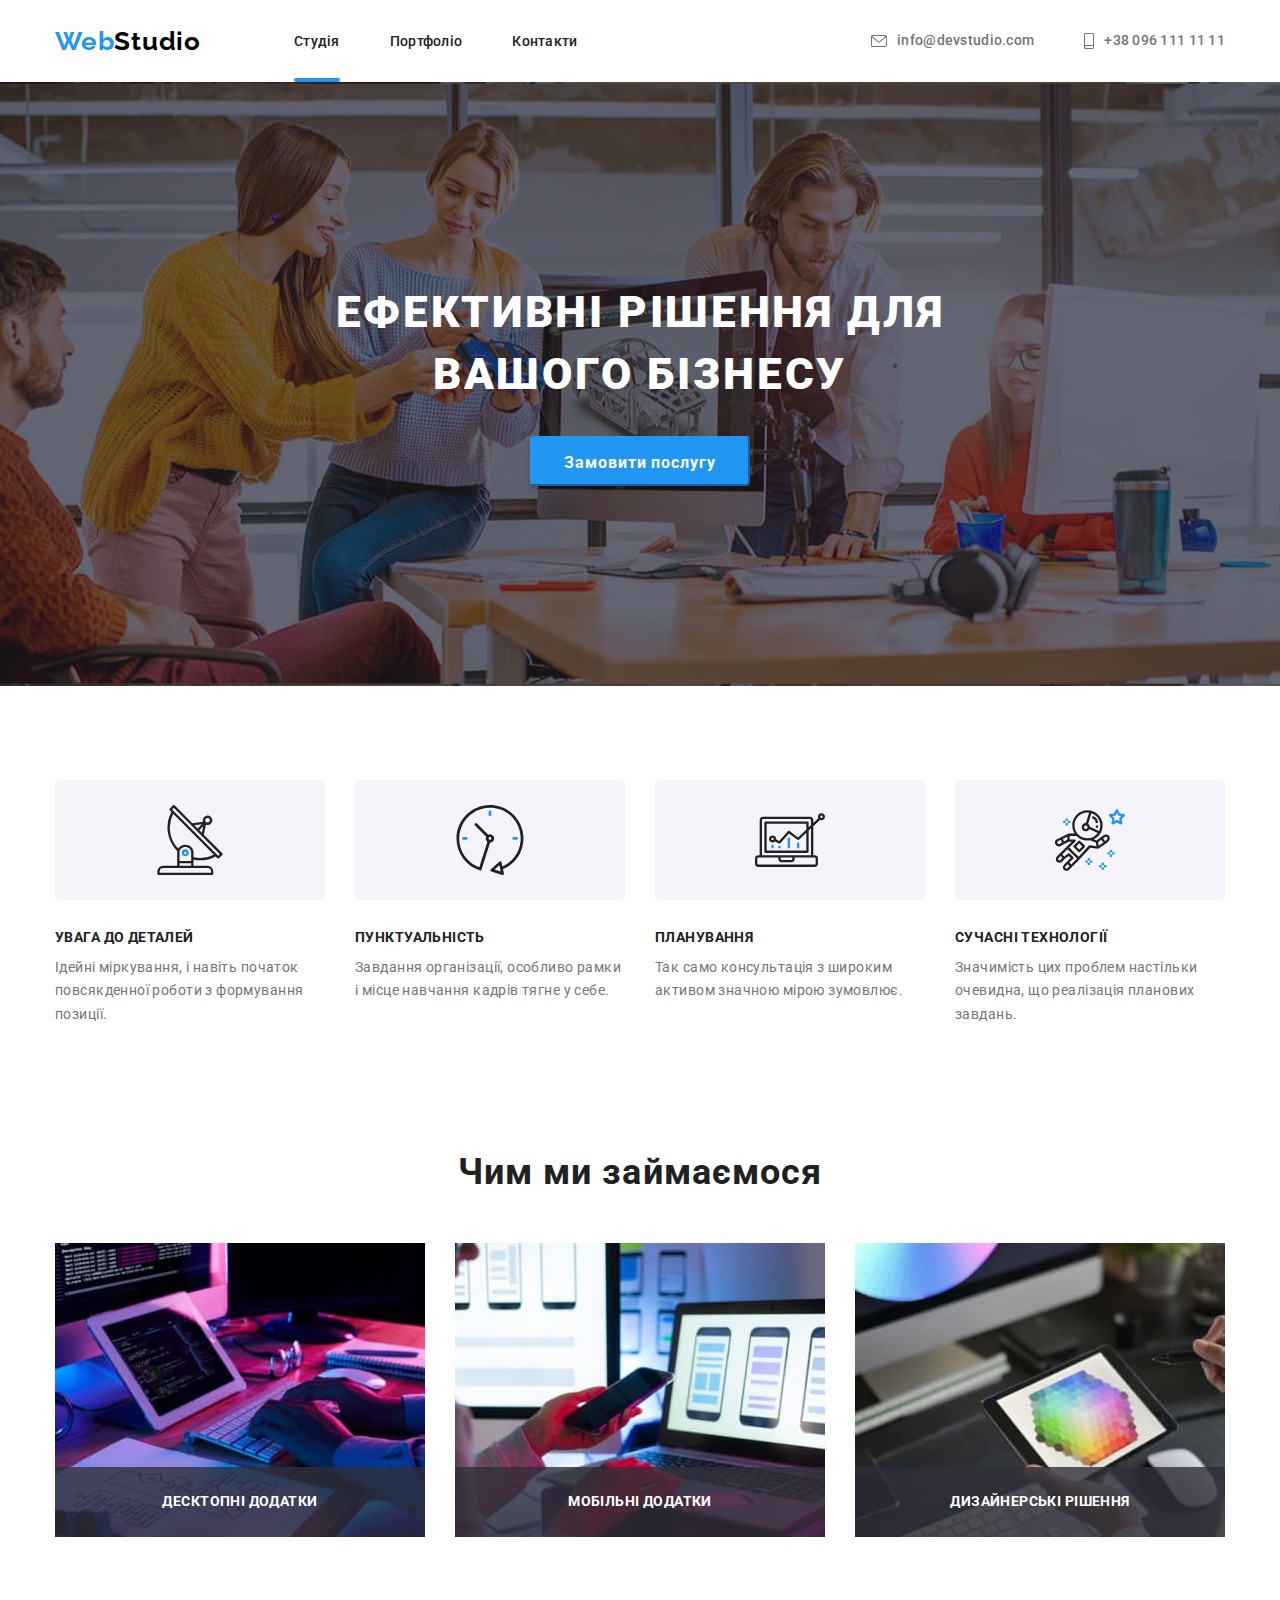
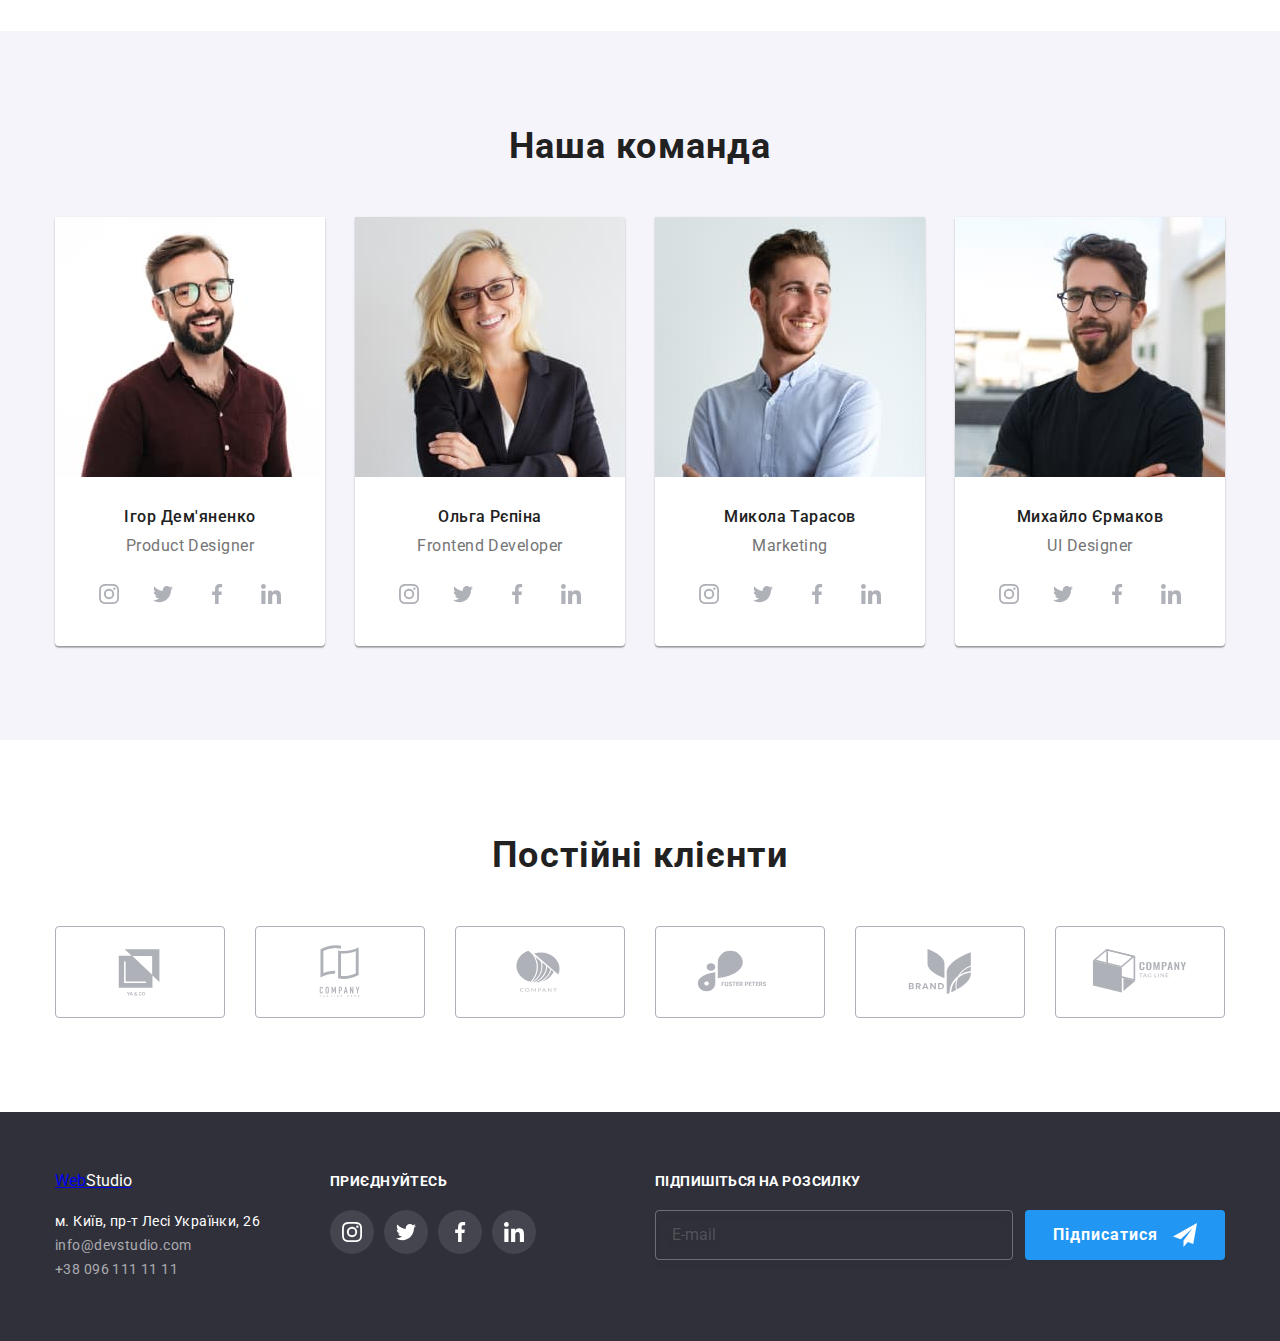
<file: index.html>
<!DOCTYPE html>
<html lang="uk">
  <head>
    <meta charset="UTF-8" />
    <meta name="viewport" content="width=device-width, initial-scale=1.0" />
    <link rel="preconnect" href="https://fonts.googleapis.com" />
    <link rel="preconnect" href="https://fonts.gstatic.com" crossorigin />
    <link rel="preconnect" href="https://fonts.googleapis.com" />
    <link rel="preconnect" href="https://fonts.gstatic.com" crossorigin />
    <link
      href="https://fonts.googleapis.com/css2?family=Fasthand&family=Raleway:wght@700&family=Roboto:wght@400;500;700;900&display=swap"
      rel="stylesheet"
    />
    <link
      rel="stylesheet"
      href="https://cdnjs.cloudflare.com/ajax/libs/modern-normalize/1.1.0/modern-normalize.min.css"
    />
    <link rel="stylesheet" href="./css/styles.css" />
    <title>WebStudio</title>
  </head>
  <body>
    <!--Profile header-->

    <header>
      <div class="container header__flex">
        <nav class="header__nav">
          <a href="./index.html" class="header-logo__link" lang="en"
            >Web<span class="header-logo__word" lang="en">Studio</span></a
          >
          <ul class="header-nav__list list">
            <li class="header-nav__item">
              <a href="./index.html" class="header-nav__link current">
                <div class="header-nav__linie"></div>
                Студія</a
              >
            </li>
            <li class="header-nav__item">
              <a href="./portfolio.html" class="header-nav__link">Портфоліо</a>
            </li>
            <li class="header-nav__item">
              <a href="#" class="header-nav__link">Контакти</a>
            </li>
          </ul>
        </nav>
        <ul class="header__contacts list">
          <li class="header-contacts__item">
            <a href="mailto:info@devstudio.com" class="header-contacts__link">
              <svg class="header-contacts__icon" width="16" height="12">
                <use href="./images/sprite.svg#iconenvelope"></use>
              </svg>
              info@devstudio.com
            </a>
          </li>
          <li class="header-contacts__item">
            <a href="tel:+380961111111" class="header-contacts__link">
              <svg class="header-contacts__icon" width="10" height="16">
                <use href="./images/sprite.svg#iconsmartphone"></use>
              </svg>
              +38 096 111 11 11
            </a>
          </li>
        </ul>
      </div>
    </header>

    <!--Main-->

    <main>
      <!--Hero-->

      <section class="hero section">
        <h1 class="page-title">Ефективні рішення для вашого бізнесу</h1>
        <button class="hero-button" data-modal-open>Замовити послугу</button>
      </section>

      <!--Tasks-->

      <section class="section">
        <h2 class="visually-hidden">Особливості</h2>
        <div class="container">
          <ul class="task-container list">
            <li class="task-item">
              <div class="task-icon-wrap">
                <svg class="tasks-icon" width="70" height="70">
                  <use href="./images/sprite.svg#iconantenna"></use>
                </svg>
              </div>
              <h3 class="tasks-subtitle">УВАГА ДО ДЕТАЛЕЙ</h3>
              <p class="tasks-text">
                Ідейні міркування, і навіть початок повсякденної роботи з
                формування позиції.
              </p>
            </li>

            <li class="task-item">
              <div class="task-icon-wrap">
                <svg class="tasks-icon" width="70" height="70">
                  <use href="./images/sprite.svg#iconclock"></use>
                </svg>
              </div>
              <h3 class="tasks-subtitle">ПУНКТУАЛЬНІСТЬ</h3>
              <p class="tasks-text">
                Завдання організації, особливо рамки і місце навчання кадрів
                тягне у себе.
              </p>
            </li>
            <li class="task-item">
              <div class="task-icon-wrap">
                <svg class="tasks-icon" width="70" height="70">
                  <use href="./images/sprite.svg#icondiagram"></use>
                </svg>
              </div>
              <h3 class="tasks-subtitle">ПЛАНУВАННЯ</h3>
              <p class="tasks-text">
                Так само консультація з широким активом значною мірою зумовлює.
              </p>
            </li>
            <li class="task-item">
              <div class="task-icon-wrap">
                <svg class="tasks-icon" width="70" height="70">
                  <use href="./images/sprite.svg#iconastronaut"></use>
                </svg>
              </div>
              <h3 class="tasks-subtitle">СУЧАСНІ ТЕХНОЛОГІЇ</h3>
              <p class="tasks-text">
                Значимість цих проблем настільки очевидна, що реалізація
                планових завдань.
              </p>
            </li>
          </ul>
        </div>
      </section>

      <!--Work example-->

      <section class="section work-example">
        <div class="container">
          <h2 class="studio-title">Чим ми займаємося</h2>
          <ul class="work-img list">
            <li class="work-item">
              <img
                src="./images/img1.jpg"
                alt="человек_печатает"
                width="370"
                height="294"
              />
              <div class="work-wrap">
                <p class="work-subtitle">Десктопні додатки</p>
              </div>
            </li>
            <li class="work-item">
              <img
                src="./images/img2.jpg"
                alt="человек_с_телефоном"
                width="370"
                height="294"
              />
              <div class="work-wrap">
                <p class="work-subtitle">Мобільні додатки</p>
              </div>
            </li>
            <li class="work-item">
              <img
                src="./images/img3.jpg"
                alt="человек_выбирает_цвет"
                width="370"
                height="294"
              />
              <div class="work-wrap">
                <p class="work-subtitle">Дизайнерські рішення</p>
              </div>
            </li>
          </ul>
        </div>
      </section>

      <!--Team-->

      <section class="team section">
        <div class="team-container container">
          <h2 class="studio-title">Наша команда</h2>
          <ul class="team-photo list">
            <li class="team-item">
              <img
                src="./images/photo1.jpg"
                alt="фото_дизайнера"
                width="270"
                height="260"
              />
              <h3 class="team-photo-name">Ігор Дем'яненко</h3>
              <p class="team-photo-title" lang="en">Product Designer</p>
              <ul class="team-icon-list list">
                <li class="team-icon-item">
                  <a class="team-icon-link" href="#">
                    <svg class="team-icon" width="20" height="20">
                      <use href="./images/sprite.svg#iconinstagram"></use>
                    </svg>
                  </a>
                </li>
                <li class="team-icon-item">
                  <a class="team-icon-link" href="#">
                    <svg class="team-icon" width="20" height="20">
                      <use href="./images/sprite.svg#icontwitter"></use>
                    </svg>
                  </a>
                </li>
                <li class="team-icon-item">
                  <a class="team-icon-link" href="#">
                    <svg class="team-icon" width="20" height="20">
                      <use href="./images/sprite.svg#iconfacebook"></use>
                    </svg>
                  </a>
                </li>
                <li class="team-icon-item">
                  <a class="team-icon-link" href="#">
                    <svg class="team-icon" width="20" height="20">
                      <use href="./images/sprite.svg#iconlinkedin"></use>
                    </svg>
                  </a>
                </li>
              </ul>
            </li>
            <li class="team-item">
              <img
                src="./images/photo2.jpg"
                alt="фото_фронтенд-разработчик"
                width="270"
                height="260"
              />
              <h3 class="team-photo-name">Ольга Рєпіна</h3>
              <p class="team-photo-title" lang="en">Frontend Developer</p>
              <ul class="team-icon-list list">
                <li class="team-icon-item">
                  <a class="team-icon-link" href="#">
                    <svg class="team-icon" width="20" height="20">
                      <use href="./images/sprite.svg#iconinstagram"></use>
                    </svg>
                  </a>
                </li>
                <li class="team-icon-item">
                  <a class="team-icon-link" href="#">
                    <svg class="team-icon" width="20" height="20">
                      <use href="./images/sprite.svg#icontwitter"></use>
                    </svg>
                  </a>
                </li>
                <li class="team-icon-item">
                  <a class="team-icon-link" href="#">
                    <svg class="team-icon" width="20" height="20">
                      <use href="./images/sprite.svg#iconfacebook"></use>
                    </svg>
                  </a>
                </li>
                <li class="team-icon-item">
                  <a class="team-icon-link" href="#">
                    <svg class="team-icon" width="20" height="20">
                      <use href="./images/sprite.svg#iconlinkedin"></use>
                    </svg>
                  </a>
                </li>
              </ul>
            </li>
            <li class="team-item">
              <img
                src="./images/photo3.jpg"
                alt="фото_маркетолога"
                width="270"
                height="260"
              />
              <h3 class="team-photo-name">Микола Тарасов</h3>
              <p class="team-photo-title" lang="en">Marketing</p>
              <ul class="team-icon-list list">
                <li class="team-icon-item">
                  <a class="team-icon-link" href="#">
                    <svg class="team-icon" width="20" height="20">
                      <use href="./images/sprite.svg#iconinstagram"></use>
                    </svg>
                  </a>
                </li>
                <li class="team-icon-item">
                  <a class="team-icon-link" href="#">
                    <svg class="team-icon" width="20" height="20">
                      <use href="./images/sprite.svg#icontwitter"></use>
                    </svg>
                  </a>
                </li>
                <li class="team-icon-item">
                  <a class="team-icon-link" href="#">
                    <svg class="team-icon" width="20" height="20">
                      <use href="./images/sprite.svg#iconfacebook"></use>
                    </svg>
                  </a>
                </li>
                <li class="team-icon-item">
                  <a class="team-icon-link" href="#">
                    <svg class="team-icon" width="20" height="20">
                      <use href="./images/sprite.svg#iconlinkedin"></use>
                    </svg>
                  </a>
                </li>
              </ul>
            </li>
            <li class="team-item">
              <img
                src="./images/photo4.jpg"
                alt="фото_дизайнера_пользовательского_интерфейса"
                width="270"
                height="260"
              />
              <h3 class="team-photo-name">Михайло Єрмаков</h3>
              <p class="team-photo-title" lang="en">UI Designer</p>
              <ul class="team-icon-list list">
                <li class="team-icon-item">
                  <a class="team-icon-link" href="#">
                    <svg class="team-icon" width="20" height="20">
                      <use href="./images/sprite.svg#iconinstagram"></use>
                    </svg>
                  </a>
                </li>
                <li class="team-icon-item">
                  <a class="team-icon-link" href="#">
                    <svg class="team-icon" width="20" height="20">
                      <use href="./images/sprite.svg#icontwitter"></use>
                    </svg>
                  </a>
                </li>
                <li class="team-icon-item">
                  <a class="team-icon-link" href="#">
                    <svg class="team-icon" width="20" height="20">
                      <use href="./images/sprite.svg#iconfacebook"></use>
                    </svg>
                  </a>
                </li>
                <li class="team-icon-item">
                  <a class="team-icon-link" href="#">
                    <svg class="team-icon" width="20" height="20">
                      <use href="./images/sprite.svg#iconlinkedin"></use>
                    </svg>
                  </a>
                </li>
              </ul>
            </li>
          </ul>
        </div>
      </section>
      <!-- clients -->
      <section class="section">
        <div class="container">
          <h2 class="studio-title">Постійні клієнти</h2>
          <ul class="clients-icon-list list">
            <li class="clients-icon-item">
              <a class="clients-icon-link" href="#">
                <svg class="clients-icon" width="106" height="60">
                  <use href="./images/sprite.svg#iconlogo1"></use>
                </svg>
              </a>
            </li>
            <li class="clients-icon-item">
              <a class="clients-icon-link" href="#">
                <svg class="clients-icon" width="106" height="60">
                  <use href="./images/sprite.svg#iconlogo2"></use>
                </svg>
              </a>
            </li>
            <li class="clients-icon-item">
              <a class="clients-icon-link" href="#">
                <svg class="clients-icon" width="106" height="60">
                  <use href="./images/sprite.svg#iconlogo3"></use>
                </svg>
              </a>
            </li>
            <li class="clients-icon-item">
              <a class="clients-icon-link" href="#">
                <svg class="clients-icon" width="106" height="60">
                  <use href="./images/sprite.svg#iconlogo4"></use>
                </svg>
              </a>
            </li>
            <li class="clients-icon-item">
              <a class="clients-icon-link" href="#">
                <svg class="clients-icon" width="106" height="60">
                  <use href="./images/sprite.svg#iconlogo5"></use>
                </svg>
              </a>
            </li>
            <li class="clients-icon-item">
              <a class="clients-icon-link" href="#">
                <svg class="clients-icon" width="106" height="60">
                  <use href="./images/sprite.svg#iconlogo6"></use>
                </svg>
              </a>
            </li>
          </ul>
        </div>
      </section>
    </main>

    <!--Footer-->

    <footer class="footer">
      <div class="footer-container container">
        <div class="footer-container-adress">
          <a href="./index.html" class="logo-link" lang="en"
            >Web<span class="footer-logo-word" lang="en">Studio</span></a
          >
          <address class="address">
            м. Київ, пр-т Лесі Українки, 26 <br />
            <a href="mailto:info@devstudio.com" class="footer-contact-link"
              >info@devstudio.com</a
            >
            <br />
            <a href="tel:+380961111111" class="footer-contact-link"
              >+38 096 111 11 11</a
            >
          </address>
        </div>
        <div class="footer-container-subject">
          <b class="footer-subject">приєднуйтесь</b>
          <ul class="footer-icon-list list">
            <li class="footer-icon-item">
              <a class="footer-icon-link" href="#">
                <svg class="footer-icon" width="20" height="20">
                  <use href="./images/sprite.svg#iconinstagram"></use>
                </svg>
              </a>
            </li>
            <li class="footer-icon-item">
              <a class="footer-icon-link" href="#">
                <svg class="footer-icon" width="20" height="20">
                  <use href="./images/sprite.svg#icontwitter"></use>
                </svg>
              </a>
            </li>
            <li class="footer-icon-item">
              <a class="footer-icon-link" href="#">
                <svg class="footer-icon" width="20" height="20">
                  <use href="./images/sprite.svg#iconfacebook"></use>
                </svg>
              </a>
            </li>
            <li class="footer-icon-item">
              <a class="footer-icon-link" href="#">
                <svg class="footer-icon" width="20" height="20">
                  <use href="./images/sprite.svg#iconlinkedin"></use>
                </svg>
              </a>
            </li>
          </ul>
        </div>
        <div class="footer-subscribe-container">
          <b class="footer-subject">Підпишіться на розсилку</b>
          <form class="footer-form">
            <input
              class="footer-input"
              type="email"
              name="subscribe-email"
              placeholder="E-mail"
            />
            <button class="subscribe-button" type="submit">
              Підписатися
              <svg class="subscribe-button-icon" width="24" height="24">
                <use href="./images/sprite.svg#iconicon-send"></use>
              </svg>
            </button>
          </form>
        </div>
      </div>
    </footer>

    <!-- Modal -->

    <div class="hero-backdrop is-hidden" data-modal>
      <div class="hero-modal">
        <button class="modal-button" type="button" data-modal-close>
          <svg class="modal-button-icon" width="11" height="11">
            <use href="./images/sprite.svg#iconclose"></use>
          </svg>
        </button>
        <b class="modal-title">Залиште свої дані, ми вам передзвонимо</b>
        <form class="modal-form" autocomplete="off">
          <ul class="modal-list list">
            <li class="modal-item">
              <label class="modal-label" for="name">Ім'я</label>
              <input class="modal-input" type="text" name="name" id="name" />
              <svg class="modal-icon" width="18" height="18">
                <use href="./images/sprite.svg#iconperson"></use>
              </svg>
            </li>
            <li class="modal-item">
              <label class="modal-label" for="phone">Телефон</label>
              <input class="modal-input" type="tel" name="phone" id="phone" />
              <svg class="modal-icon" width="18" height="18">
                <use href="./images/sprite.svg#iconphone"></use>
              </svg>
            </li>
            <li class="modal-item">
              <label class="modal-label" for="email">Пошта</label>
              <input class="modal-input" type="email" name="email" id="email" />
              <svg class="modal-icon" width="18" height="18">
                <use href="./images/sprite.svg#iconemail"></use>
              </svg>
            </li>
            <li class="modal-item">
              <label class="modal-label" for="coment">Коментар</label>
              <textarea
                class="modal-coment"
                name="coment"
                id="coment"
                rows="5"
                placeholder="Введіть текст"
              ></textarea>
            </li>
          </ul>
          <div class="modal-chekbox-wrap">
            <label class="checkbox" for="check">
              <span class="checkbox-text">
                Погоджуюся з розсилкою та приймаю
                <a class="checkbox-link" href="#">Умови договору</a></span
              ></label
            >
            <input
              class="checkbox-input visually-hidden"
              type="checkbox"
              name="checkbox"
              id="check"
            />
            <svg class="chekbox-icon" width="16" height="15">
              <use href="./images/sprite.svg#iconicon-check"></use>
            </svg>
            <span class="checkbox-box"></span>
          </div>
          <button class="modal-submit-button" type="submit">Відправити</button>
        </form>
      </div>
    </div>
    <script src="./js/modal.js"></script>
  </body>
</html>
</file>
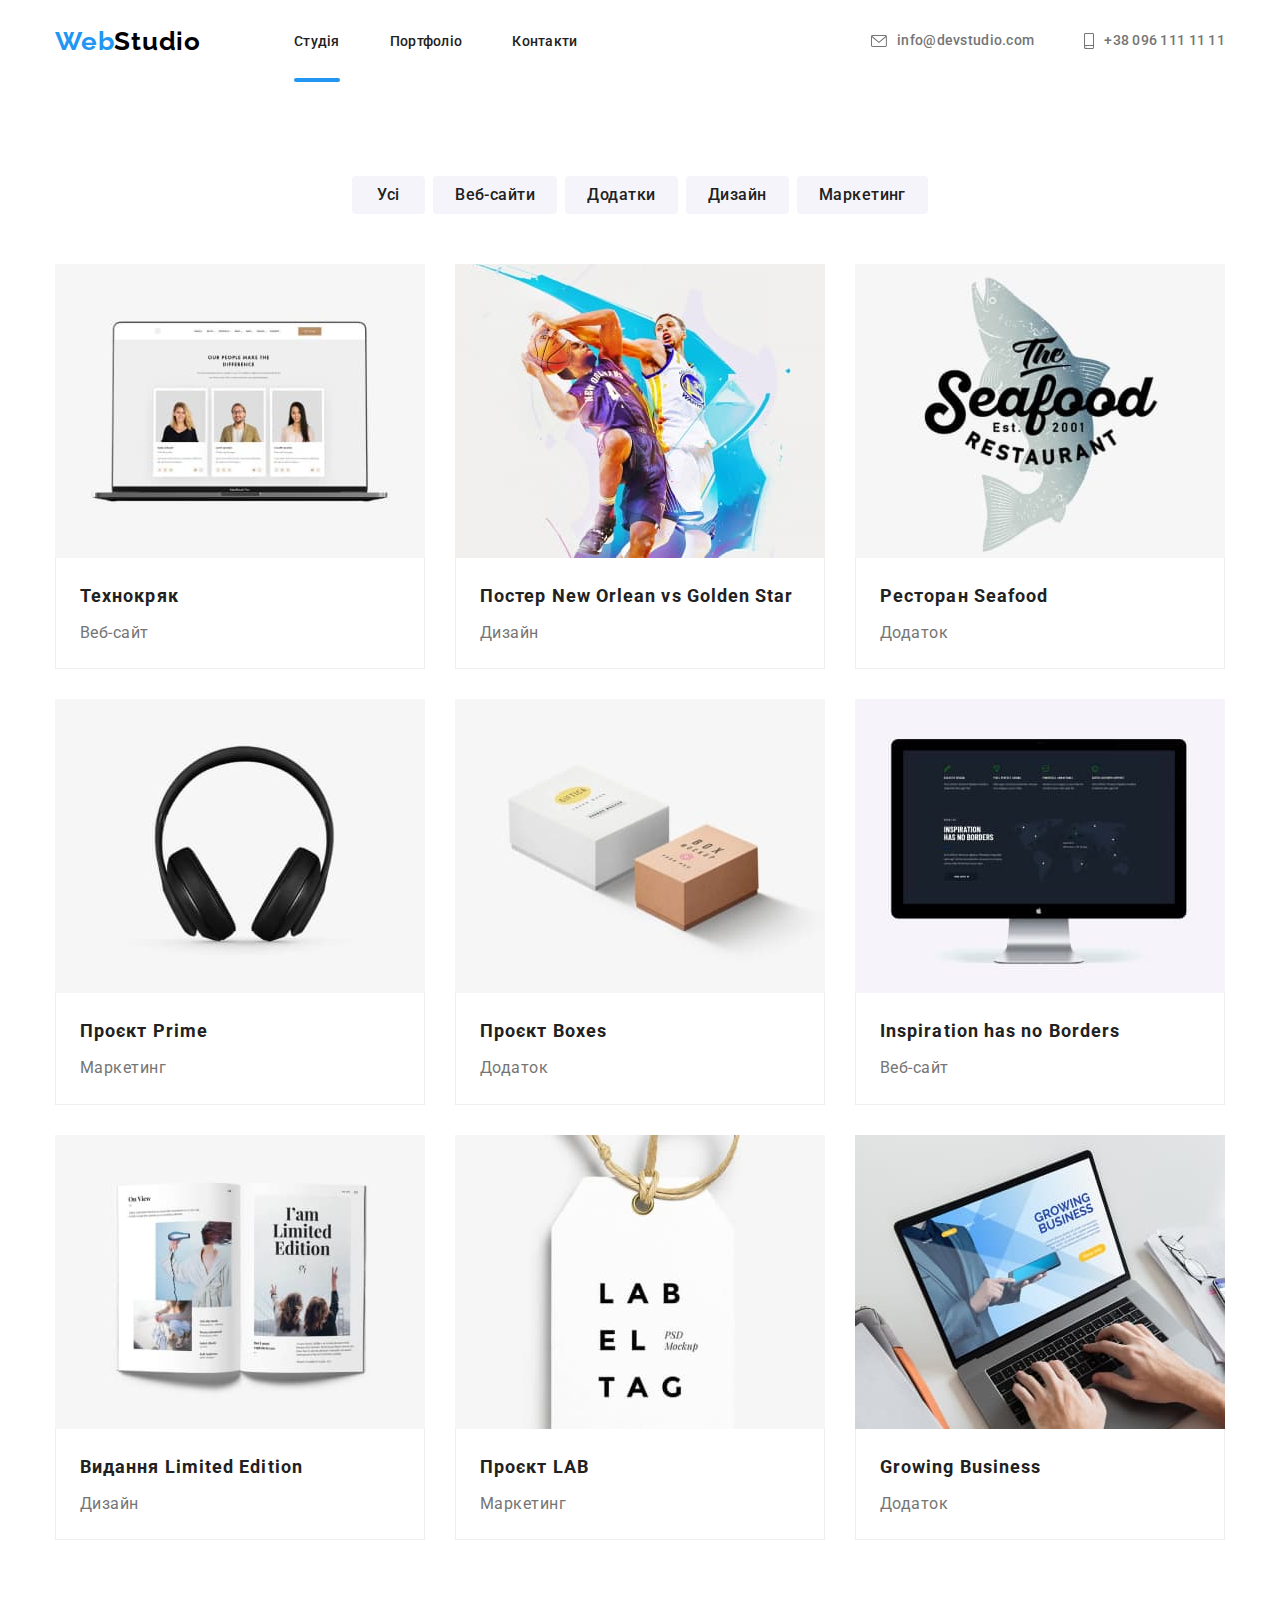
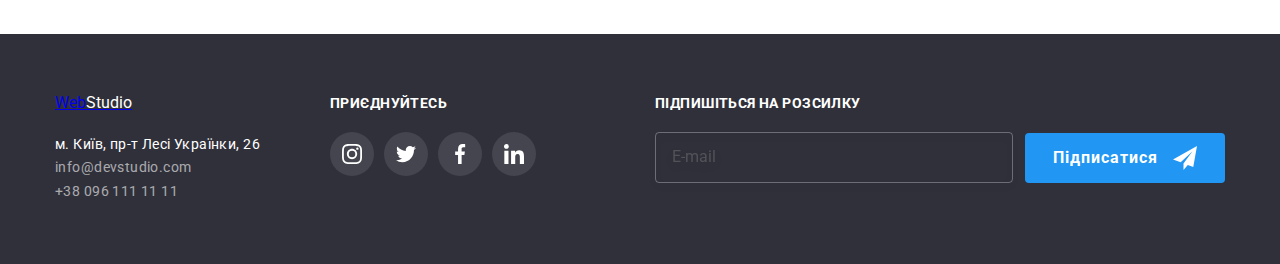
<file: portfolio.html>
<!DOCTYPE html>
<html lang="uk">
  <head>
    <meta charset="UTF-8" />
    <meta name="viewport" content="width=device-width, initial-scale=1.0" />
    <link rel="preconnect" href="https://fonts.googleapis.com" />
    <link rel="preconnect" href="https://fonts.gstatic.com" crossorigin />
    <link rel="preconnect" href="https://fonts.googleapis.com" />
    <link rel="preconnect" href="https://fonts.gstatic.com" crossorigin />
    <link
      href="https://fonts.googleapis.com/css2?family=Fasthand&family=Raleway:wght@700&family=Roboto:wght@400;500;700;900&display=swap"
      rel="stylesheet"
    />
    <link
      rel="stylesheet"
      href="https://cdnjs.cloudflare.com/ajax/libs/modern-normalize/1.1.0/modern-normalize.min.css"
    />
    <link rel="stylesheet" href="./css/styles.css" />
    <link
      rel="stylesheet"
      href="https://cdnjs.cloudflare.com/ajax/libs/animate.css/4.1.1/animate.min.css"
    />

    <title>Portfolio</title>
  </head>
  <body>
    <!--Profile header-->

    <header>
      <div class="container header__flex">
        <nav class="header__nav">
          <a href="./index.html" class="header-logo__link" lang="en"
            >Web<span class="header-logo__word" lang="en">Studio</span></a
          >
          <ul class="header-nav__list list">
            <li class="header-nav__item">
              <a href="./index.html" class="header-nav__link current">
                <div class="header-nav__linie"></div>
                Студія</a
              >
            </li>
            <li class="header-nav__item">
              <a href="./portfolio.html" class="header-nav__link">Портфоліо</a>
            </li>
            <li class="header-nav__item">
              <a href="#" class="header-nav__link">Контакти</a>
            </li>
          </ul>
        </nav>
        <ul class="header__contacts list">
          <li class="header-contacts__item">
            <a href="mailto:info@devstudio.com" class="header-contacts__link">
              <svg class="header-contacts__icon" width="16" height="12">
                <use href="./images/sprite.svg#iconenvelope"></use>
              </svg>
              info@devstudio.com
            </a>
          </li>
          <li class="header-contacts__item">
            <a href="tel:+380961111111" class="header-contacts__link">
              <svg class="header-contacts__icon" width="10" height="16">
                <use href="./images/sprite.svg#iconsmartphone"></use>
              </svg>
              +38 096 111 11 11
            </a>
          </li>
        </ul>
      </div>
    </header>

    <!--Main-->

    <main>
      <h1 class="visually-hidden">Портфолио</h1>

      <section class="section">
        <div class="container">
          <ul class="filter-buttons list">
            <li><button class="filter-button-list">Усі</button></li>
            <li><button class="filter-button-list">Веб-сайти</button></li>
            <li><button class="filter-button-list">Додатки</button></li>
            <li><button class="filter-button-list">Дизайн</button></li>
            <li><button class="filter-button-list">Маркетинг</button></li>
          </ul>

          <ul class="project list">
            <li class="project-list-item">
              <a href="" class="project-list-link">
                <div class="project-list-img">
                  <img
                    src="./images/image1.jpg"
                    alt="открытый-ноутбук"
                    width="370"
                    height="294"
                  />
                  <div class="project-list-wrap">
                    <p class="project-list-text">
                      Ресурс пропонує комплексні пропозиції з різним рівнем
                      функціоналу та сервісів. Все це дозволить відвідувачу
                      отримати вичерпні відомості про компанію чи приватну
                      особу.
                    </p>
                  </div>
                </div>
                <div class="project-border">
                  <h2 class="project-title">Технокряк</h2>
                  <p class="project-subtitle">Веб-сайт</p>
                </div>
              </a>
            </li>
            <li class="project-list-item">
              <a href="" class="project-list-link">
                <div class="project-list-img">
                  <img
                    src="./images/image2.jpg"
                    alt="баскетболисты-с-мячом"
                    width="370"
                    height="294"
                  />
                  <div class="project-list-wrap">
                    <p class="project-list-text">
                      Ресурс пропонує комплексні пропозиції з різним рівнем
                      функціоналу та сервісів. Все це дозволить відвідувачу
                      отримати вичерпні відомості про компанію чи приватну
                      особу.
                    </p>
                  </div>
                </div>
                <div class="project-border">
                  <h2 class="project-title">
                    Постер <span lang="en">New Orlean vs Golden Star</span>
                  </h2>
                  <p class="project-subtitle">Дизайн</p>
                </div>
              </a>
            </li>
            <li class="project-list-item">
              <a href="" class="project-list-link">
                <div class="project-list-img">
                  <img
                    src="./images/image3.jpg"
                    alt="лого-ресторана-с-рыбой"
                    width="370"
                    height="294"
                  />
                  <div class="project-list-wrap">
                    <p class="project-list-text">
                      Ресурс пропонує комплексні пропозиції з різним рівнем
                      функціоналу та сервісів. Все це дозволить відвідувачу
                      отримати вичерпні відомості про компанію чи приватну
                      особу.
                    </p>
                  </div>
                </div>
                <div class="project-border">
                  <h2 class="project-title">
                    Ресторан <span lang="en">Seafood</span>
                  </h2>
                  <p class="project-subtitle">Додаток</p>
                </div>
              </a>
            </li>
            <li class="project-list-item">
              <a href="" class="project-list-link">
                <div class="project-list-img">
                  <img
                    src="./images/image4.jpg"
                    alt="наушники"
                    width="370"
                    height="294"
                  />
                  <div class="project-list-wrap">
                    <p class="project-list-text">
                      Ресурс пропонує комплексні пропозиції з різним рівнем
                      функціоналу та сервісів. Все це дозволить відвідувачу
                      отримати вичерпні відомості про компанію чи приватну
                      особу.
                    </p>
                  </div>
                </div>
                <div class="project-border">
                  <h2 class="project-title">
                    Проєкт <span lang="en">Prime</span>
                  </h2>
                  <p class="project-subtitle">Маркетинг</p>
                </div>
              </a>
            </li>
            <li class="project-list-item">
              <a href="" class="project-list-link">
                <div class="project-list-img">
                  <img
                    src="./images/image5.jpg"
                    alt="упаковочные-коробки"
                    width="370"
                    height="294"
                  />
                  <div class="project-list-wrap">
                    <p class="project-list-text">
                      Ресурс пропонує комплексні пропозиції з різним рівнем
                      функціоналу та сервісів. Все це дозволить відвідувачу
                      отримати вичерпні відомості про компанію чи приватну
                      особу.
                    </p>
                  </div>
                </div>
                <div class="project-border">
                  <h2 class="project-title">
                    Проєкт <span lang="en">Boxes</span>
                  </h2>
                  <p class="project-subtitle">Додаток</p>
                </div>
              </a>
            </li>
            <li class="project-list-item">
              <a href="" class="project-list-link">
                <div class="project-list-img">
                  <img
                    src="./images/image6.jpg"
                    alt="аймак"
                    width="370"
                    height="294"
                  />
                  <div class="project-list-wrap">
                    <p class="project-list-text">
                      Ресурс пропонує комплексні пропозиції з різним рівнем
                      функціоналу та сервісів. Все це дозволить відвідувачу
                      отримати вичерпні відомості про компанію чи приватну
                      особу.
                    </p>
                  </div>
                </div>
                <div class="project-border">
                  <h2 class="project-title">
                    <span lang="en">Inspiration has no Borders</span>
                  </h2>
                  <p class="project-subtitle">Веб-сайт</p>
                </div>
              </a>
            </li>
            <li class="project-list-item">
              <a href="" class="project-list-link">
                <div class="project-list-img">
                  <img
                    src="./images/image7.jpg"
                    alt="открытая-книга"
                    width="370"
                    height="294"
                  />
                  <div class="project-list-wrap">
                    <p class="project-list-text">
                      Ресурс пропонує комплексні пропозиції з різним рівнем
                      функціоналу та сервісів. Все це дозволить відвідувачу
                      отримати вичерпні відомості про компанію чи приватну
                      особу.
                    </p>
                  </div>
                </div>
                <div class="project-border">
                  <h2 class="project-title">
                    Видання <span lang="en">Limited Edition</span>
                  </h2>
                  <p class="project-subtitle">Дизайн</p>
                </div>
              </a>
            </li>
            <li class="project-list-item">
              <a href="" class="project-list-link">
                <div class="project-list-img">
                  <img
                    src="./images/image8.jpg"
                    alt="лейба-с-надписью"
                    width="370"
                    height="294"
                  />
                  <div class="project-list-wrap">
                    <p class="project-list-text">
                      Ресурс пропонує комплексні пропозиції з різним рівнем
                      функціоналу та сервісів. Все це дозволить відвідувачу
                      отримати вичерпні відомості про компанію чи приватну
                      особу.
                    </p>
                  </div>
                </div>
                <div class="project-border">
                  <h2 class="project-title">
                    Проєкт <span lang="en">LAB</span>
                  </h2>
                  <p class="project-subtitle">Маркетинг</p>
                </div>
              </a>
            </li>
            <li class="project-list-item">
              <a href="" class="project-list-link">
                <div class="project-list-img">
                  <img
                    src="./images/image9.jpg"
                    alt="рабочий-стол-с-ноутбуком"
                    width="370"
                    height="294"
                  />
                  <div class="project-list-wrap">
                    <p class="project-list-text">
                      Ресурс пропонує комплексні пропозиції з різним рівнем
                      функціоналу та сервісів. Все це дозволить відвідувачу
                      отримати вичерпні відомості про компанію чи приватну
                      особу.
                    </p>
                  </div>
                </div>
                <div class="project-border">
                  <h2 class="project-title">
                    <span lang="en">Growing Business</span>
                  </h2>
                  <p class="project-subtitle">Додаток</p>
                </div>
              </a>
            </li>
          </ul>
        </div>
      </section>
    </main>

    <!--Footer-->

    <footer class="footer">
      <div class="footer-container container">
        <div class="footer-container-adress">
          <a href="./index.html" class="logo-link" lang="en"
            >Web<span class="footer-logo-word" lang="en">Studio</span></a
          >
          <address class="address">
            м. Київ, пр-т Лесі Українки, 26 <br />
            <a href="mailto:info@devstudio.com" class="footer-contact-link"
              >info@devstudio.com</a
            >
            <br />
            <a href="tel:+380961111111" class="footer-contact-link"
              >+38 096 111 11 11</a
            >
          </address>
        </div>
        <div class="footer-container-subject">
          <b class="footer-subject">приєднуйтесь</b>
          <ul class="footer-icon-list list">
            <li class="footer-icon-item">
              <a class="footer-icon-link" href="#">
                <svg class="footer-icon" width="20" height="20">
                  <use href="./images/sprite.svg#iconinstagram"></use>
                </svg>
              </a>
            </li>
            <li class="footer-icon-item">
              <a class="footer-icon-link" href="#">
                <svg class="footer-icon" width="20" height="20">
                  <use href="./images/sprite.svg#icontwitter"></use>
                </svg>
              </a>
            </li>
            <li class="footer-icon-item">
              <a class="footer-icon-link" href="#">
                <svg class="footer-icon" width="20" height="20">
                  <use href="./images/sprite.svg#iconfacebook"></use>
                </svg>
              </a>
            </li>
            <li class="footer-icon-item">
              <a class="footer-icon-link" href="#">
                <svg class="footer-icon" width="20" height="20">
                  <use href="./images/sprite.svg#iconlinkedin"></use>
                </svg>
              </a>
            </li>
          </ul>
        </div>
        <div class="footer-subscribe-container">
          <b class="footer-subject">Підпишіться на розсилку</b>
          <form class="footer-form">
            <input
              class="footer-input"
              type="email"
              name="subscribe-email"
              placeholder="E-mail"
            />
            <button class="subscribe-button" type="submit">
              Підписатися
              <svg class="subscribe-button-icon" width="24" height="24">
                <use href="./images/sprite.svg#iconicon-send"></use>
              </svg>
            </button>
          </form>
        </div>
      </div>
    </footer>
  </body>
</html>
</file>
<file: css/styles.css>
:root {
    --primary-text-color: #212121;
    --sacondary-text-color: #757575;
    --accent-color: #2196F3;
    --primary-white-text: #ffffff;

    --animation: 250ms cubic-bezier(0.4, 0, 0.2, 1);
}

html {
    box-sizing: border-box;
}

body {
    color: var(--primary-text-color);
    font-family: 'Roboto', sans-serif;
}

h1, h2, h3, h4, p {
    margin-top: 0;
    margin-bottom: 0;
}

.list {
    list-style-type: none;
    padding: 0;
    margin: 0;
}

.section {
    padding-top: 94px;
    padding-bottom: 94px;
    margin: 0 auto;
}

.visually-hidden {
    position: absolute;

    width: 1px;
    height: 1px;
    margin: -1px;
    border: 0;
    padding: 0;
    
    white-space: nowrap;
    clip-path: inset(100%);
    clip: rect(0 0 0 0);
    overflow: hidden;
  }

  img {
        
    display: block;    
    max-width: 100%;
    height: auto;
    }

    .container {
        width: 1200px;
        margin: 0 auto;
        padding-left: 15px;
        padding-right: 15px;
    }

/*Header*/

.header__flex, 
.header__nav {
    display: flex;
    align-items: center;
}

.header-logo__link {
    font-family: 'Raleway';
    font-weight: 700;
    font-size: 26px;
    line-height: 1.2;
    letter-spacing: 0.03em;

    color: var(--accent-color);

    cursor: pointer;

    text-decoration: none;
}

.header-logo__word {
    color: #000000;
}

.header-nav__list {
    display: flex;

    margin-left: 93px;

}


.header-nav__link {
    font-weight: 500;
    font-size: 14px;
    line-height: 1.14;
    letter-spacing: 0.02em;
    color: var(--primary-text-color);

    text-decoration: none;

    transition: color var(--animation);
}

.header-nav__item {
    position: relative;

    margin-right: 50px;
    padding-top: 32px;
    padding-bottom: 32px;
}

.nav-item:last-child {
    margin-right: 0;
}

.header-nav__link:hover,
.header-nav__link:focus {
    color: var(--accent-color);
}

.header-nav__list.current {
    color: var(--accent-color);
}

.header-nav__linie {
    position: absolute;
    left: 0;
    bottom: 0;

    width: 100%;
    height: 4px;
    border-radius: 2px;

    background-color: var(--accent-color);
}

.header-contacts__icon {
    background-position: center;
    margin-right: 10px;
    fill: currentColor;
}

.header__contacts {
    display: flex;

    margin-left: auto;
}

.header-contacts__link {
    display: flex;

    align-items: center;

    font-weight: 500;
    font-size: 14px;
    line-height: 1.14;
    letter-spacing: 0.02em;
    color: var(--sacondary-text-color);

    text-decoration: none;

    transition: color var(--animation);
}


.header-contacts__link:hover,
.header-contacts__link:focus {
    color: var(--accent-color);
}

.header-contacts__item:last-child {
    margin-left: 50px;
}


/*Hero*/
.hero {
    text-align: center;

    max-width: 1600px;
    padding-top: 200px;
    padding-bottom: 200px;

    background-color: #2F303A;
    background-image: linear-gradient(to right, rgba(47, 48, 58, 0.4), rgba(47, 48, 58, 0.4)), url(../images/background-image.jpg);
    background-position: center;

    
}




.page-title {
    font-weight: 900;
    font-size: 44px;
    line-height: 1.4;
    letter-spacing: 0.06em;
    text-transform: uppercase;

    width: 696px;
    margin-left: auto;
    margin-right: auto;
    margin-bottom: 30px;

    color: var(--primary-white-text);
}

.hero-button {
    font-family: inherit;
    font-weight: 700;
    font-size: 16px;
    line-height: 1.9;    
    text-align: center;
    letter-spacing: 0.06em;
    
    min-width: 216px;
    height: 50px;
    border-radius: 4px;
    padding: 10px 32px;

    background-color: var(--accent-color);
    color: var(--primary-white-text);
    border-color: var(--accent-color);
    box-shadow: 0px 4px 4px rgba(0, 0, 0, 0.15);
    border-radius: 4px;

    cursor: pointer;
}

.hero-button:active {
    background-color: #188CE8;
}

.hero-backdrop {
    position: fixed;
    z-index: 1;
    top: 0;
    left: 0;
    width: 100%;
    height: 100%;

    background-color: rgba(0, 0, 0, 0.2);

    opacity: 1;

    transition: visibility var(--animation), opacity var(--animation);
}

.is-hidden.hero-backdrop {
    visibility: hidden;
    opacity: 0;
    pointer-events: none;
}

/* Hero modal */

.hero-modal {
    position: absolute;
    top: 50%;
    left: 50%;
    transform: translate(-50%, -50%) scale(1);
    
    padding: 40px;
    width: 528px;

    transition: transform var(--animation);
    background-color: #fff;
    border-radius: 4px;
}

.is-hidden.hero-backdrop .hero-modal {
    transform: translate(-50%, -50%) scale(1.5); 
}

.modal-button {
    position: absolute;
    top: 8px;
    right: 8px;

    padding: 0;
    width: 30px;
    height: 30px;

    display: flex;
    align-items: center;
    justify-content: center;

    cursor: pointer;
    border-radius: 50%;
    background-color: transparent;
    border: 1px solid rgba(0, 0, 0, 0.1);

    transition: box-shadow var(--animation);
}

.modal-button-icon {
 
    transition: fill var(--animation);
}

.modal-button:hover .modal-button-icon,
.modal-button:focus .modal-button-icon {
    fill: var(--accent-color);
}

.modal-button:hover,
.modal-button:focus {
    box-shadow: 0px 1px 3px rgba(0, 0, 0, 0.12), 0px 1px 1px rgba(0, 0, 0, 0.14), 0px 2px 1px rgba(0, 0, 0, 0.2);
}

.modal-title {
    display: block;
    margin-bottom: 12px;

    font-size: 20px;
    line-height: 1.15;
    text-align: center;
    letter-spacing: 0.03em;

    color: var(--primary-text-color);
}

.modal-form {
    /* padding-bottom: 36px;
    padding-left: 40px;
    padding-right: 40px; */
    margin-left: auto;
    margin-right: auto;
}

.modal-item {
    position: relative;

    display: flex;
    flex-direction: column;
}

.modal-item + .modal-item {
    margin-top: 10px;
}

.modal-icon {
    position: absolute;
    top: 40px;
    left: 12px;
    transform: translateY(-50%);

    fill: var(--primary-text-color);

    transition: fill var(--accent-color);
}

.modal-label {
    margin-bottom: 4px;

    font-weight: 400;
    font-size: 12px;
    line-height: 1.16;
    letter-spacing: 0.01em;

    color: var(--sacondary-text-color);

}

.modal-input {
    /* padding-top: 12px;
    padding-bottom: 12px; */
    padding-left: 45px;
    padding-right: 15px;
    height: 40px;

    cursor: pointer;
    outline-width: 0;
    border: 1px solid rgba(33, 33, 33, 0.2);
    border-radius: 4px;

    transition: border var(--animation);
}

.modal-coment {
    height: 120px;
    margin-bottom: 20px;
    padding: 12px 16px;

    
    font-size: 12px;
    line-height: 1.17;
    letter-spacing: 0.01em;

    cursor: pointer;
    outline-width: 0;
    resize: none;
    border: 1px solid rgba(33, 33, 33, 0.2);
    border-radius: 4px;
    color: var(--primary-text-color);

    transition: border var(--animation), color var(--animation);
}

::placeholder {
    color: rgba(117, 117, 117, 0.5);
}

.modal-input:hover,
.modal-input:focus,
.modal-coment:hover,
.modal-coment:focus {
    border-color: var(--accent-color);
}

.modal-input:hover+.modal-icon, 
.modal-input:focus+.modal-icon{
    fill: var(--accent-color);
}



.modal-coment:hover::placeholder,
.modal-coment:focus::placeholder {
    color: rgb(117, 117, 117);
}

.modal-chekbox-wrap {
    position: relative;
    text-align: center;
    margin-right: -30px;
}

.chekbox-icon {
    position: absolute;
    top: 50%;
    left: 25px;
    transform: translateY(-50%);

    opacity: 0;
    fill: var(--accent-color);
    transition: opacity var(--animation);
}

.checkbox-box {
    position: absolute;

    display: block;
    top: 50%;
    left: 25px;
    transform: translateY(-50%);


    width: 16px;
    height: 15px;
    border: 2px solid var(--primary-text-color);
    
    opacity: 1;
    border-radius: 2px;
    cursor: pointer;
    transition: opacity var(--animation);
}

.checkbox-input:checked + .chekbox-icon {
    opacity: 1;
}
.checkbox-input:checked ~ .checkbox-box  {
   opacity: 0;
  }
.checkbox-text {
    display: block;
    margin-bottom: 30px;

    font-size: 14px;
    line-height: 2;
    letter-spacing: 0.03em;

    color: var(--sacondary-text-color);
}

.checkbox-link {
    font-size: 14px;
    line-height: 2;
    letter-spacing: 0.03em;

    color: var(--accent-color);
}

.modal-submit-button {
    min-width: 200px;
    height: 50px;
    padding: 10px 52px;

    display: block;
    margin: 0 auto;
   
    font-weight: 700;
    font-size: 16px;
    line-height: 1.89;
    letter-spacing: 0.06em;

    display: flex;
    align-items: center;
    text-align: center;
    
    cursor: pointer;
    border: none;
    border-radius: 4px;
    background-color: var(--accent-color);
    color: var(--primary-white-text);
 
}

 /* Tasks */
 .task-icon-wrap {
    height: 120px;

    display: flex;
    align-items: center;
    justify-content: center;

    background-color: #F5F4FA;

    border-radius: 4px;
}


.task-item {
    max-width: 270px;
}
 .task-item + .task-item {
    margin-left: 30px;
 }
 .task-container {
    display: flex;

 }

 .tasks-subtitle {
    margin-top: 30px;
    margin-bottom: 10px;

    font-weight: 700;
    font-size: 14px;
    line-height: 1.14;
    text-transform: uppercase;
    letter-spacing: 0.03em;
}

.tasks-text {
    margin-bottom: 30px;

    font-size: 14px;
    line-height: 1.7;
    letter-spacing: 0.03em;

    color: var(--sacondary-text-color);
}

 /*Work*/
.work-example{
    padding-top: 0;
}

.studio-title {
    margin-bottom: 50px;

    font-weight: 700;
    font-size: 36px;
    line-height: 1.17;
    text-align: center;
    letter-spacing: 0.03em;

   
}

.work-img {
    display: flex;
}

.work-item + .work-item {
    margin-left: 30px;
}

.work-item {
    position: relative;
}

.work-wrap {
    display: block;
    align-items: center;
    justify-content: center;

    position: absolute;
    left: 0;
    bottom: 0;
    width: 100%;
    height: 70px;

    background-color: rgba(47, 48, 58, 0.8);
}

.work-subtitle {
    margin: 27px 0;
    text-align: center;

    font-weight: 700;
    font-size: 14px;
    line-height: 1.14;
    letter-spacing: 0.03em;
    text-transform: uppercase;

    color: var(--primary-white-text);
}
/*Team*/
.team {
    background-color: #F5F4FA;
}

.team-photo {
    display: flex;
    text-align: center;
}

.team-item {
    box-shadow: 0px 1px 3px rgba(0, 0, 0, 0.12), 0px 1px 1px rgba(0, 0, 0, 0.14), 0px 2px 1px rgba(0, 0, 0, 0.2);
    border-radius: 0px 0px 4px 4px;

    background-color: var(--primary-white-text);
}

.team-item + .team-item {
    margin-left: 30px;
}

.team-photo-name {
    margin-top: 30px;
    margin-bottom: 10px;

    font-weight: 500;
    font-size: 16px;
    line-height: 1.2;
    letter-spacing: 0.03em;
}

.team-photo-title {
    margin-bottom: 16px;

    font-size: 16px;
    line-height: 1.2;
    letter-spacing: 0.03em;

    color: var(--sacondary-text-color);
}

.team-icon-list {
    margin-bottom: 30px;

    display: flex;
    justify-content: center;
}

.team-icon-item + .team-icon-item {
    margin-left: 10px;
}

 .team-icon-item {

    width: 44px;
    height: 44px;
 }

.team-icon-link {
    border-radius: 50%;

    width: 100%;
    height: 100%;

    display: flex;
    align-items: center;
    justify-content: center;

    color: #AFB1B8;
    background-color: transparent;

    transition: color var(--animation), background-color var(--animation);
}

.team-icon {

    fill: currentColor;

}

.team-icon-link:hover ,
.team-icon-link:focus {
    background-color: var(--accent-color);
    color: var(--primary-white-text);
}


/* clients */

.clients-icon-list {
    display: flex;
    justify-content: center;
}

.clients-icon-item + .clients-icon-item {
    margin-left: 30px;
}

.clients-icon-item {
    width: 170px;
    height: 92px;
}

.clients-icon-link {
    width: 100%;
    height: 100%;

    display: flex;
    align-items: center;
    justify-content: center;

    border: 1px solid #AFB1B8;
    border-radius: 4px;

    color: #AFB1B8;
    background-color: transparent;

    transition: color var(--animation), border var(--animation);
}

.clients-icon {
    fill: currentColor;
}

.clients-icon-link:hover,
.clients-icon-link:focus {
    color: var(--accent-color);
    border-color: var(--accent-color);
}

/* Main Portfolio */
/* Filer */

:root {
    /* --primary-text-color: #212121;
    --sacondary-text-color: #757575;
    --accent-color: #2196F3; */
    --socials-block-color: #F5F4FA; 
}

.section-portfolio {
    margin-top: 94px;
    margin-bottom: 94px;

}

.filter-buttons {
    margin-bottom: 50px;

    display: flex;
    justify-content: center;

    gap: 8px;
}

.filter-button-list {
    font-family: inherit;
    font-weight: 500;
    font-size: 16px;
    line-height: 1.6;
    letter-spacing: 0.03em;
    text-align: center;

    padding: 6px 22px;
    min-width: 73px;

    border-radius: 4px;
    border: none;
    background-color: var(--socials-block-color);  
    color: var(--primary-text-color); 

    cursor: pointer;

    transition: color var(--animation), background-color var(--animation);
}

.filter-button-list:hover,
.filter-button-list:focus {
    background-color:var(--accent-color);
    color: var(--primary-white-text);
    box-shadow: 0px 3px 1px rgba(0, 0, 0, 0.1), 0px 1px 2px rgba(0, 0, 0, 0.08), 0px 2px 2px rgba(0, 0, 0, 0.12);
}

/* Project */
.project {
    display: flex;
    flex-wrap: wrap;

    gap: 30px;
}

.project-title {
    margin-bottom: 4px;

    font-weight: 700;
    font-size: 18px;
    line-height: 2.0;
    letter-spacing: 0.06em;
    color: var(--primary-text-color);
}

.project-subtitle {
    font-size: 16px;
    line-height: 1.9;
    letter-spacing: 0.03em;
    
    color: var(--sacondary-text-color);
}

.project-list-link {
    display: block;
    
    text-decoration: none;

    transition: box-shadow var(--animation);
}

.project-list-link:hover,
.project-list-link:focus {
    box-shadow: 0px 1px 1px rgba(0, 0, 0, 0.12), 0px 4px 4px rgba(0, 0, 0, 0.06), 1px 4px 6px rgba(0, 0, 0, 0.16);
}

.project-border {
    border: 1px solid #EEEEEE;
    border-top:  none;

    padding: 20px 24px;
}

.project-list-img {
    position: relative;
    
}

.project-list-text {
    font-size: 18px;
    line-height: calc(28 / 18);
    letter-spacing: 0.03em;

    color: var(--primary-white-text);
}

.project-list-img {
    position: relative;
    overflow: hidden;
}

.project-list-wrap {
    position: absolute;
    top: 0;
    left: 0;

    overflow: auto;
    transform: translateY(101%);

    width: 100%;
    height: 100%;
    padding: 63px 24px;

    background-color: rgba(33, 150, 243, 0.9);
    
    transition: transform var(--animation);
}

.project-list-link:hover .project-list-wrap,
.project-list-link:focus .project-list-wrap  {
    transform: translateY(0);
}


/*Footer*/


.footer {

    max-width: 1600px;
    margin: 0 auto;

    padding-top: 60px;
    padding-bottom: 60px;

    background-color: #2F303A;
}

.footer-container {
    display: flex;
    align-items: baseline;
}

.footer-container-subject {
    margin-left: 70px;
}
.footer-logo-word {
    color: var(--primary-white-text);
}

.address {
    font-style: normal;
    font-size: 14px;
    line-height: 1.7;
    letter-spacing: 0.03em;

    margin-top: 20px;

    color: var(--primary-white-text);
}

.address 
.footer-contact-link {
    font-size: 14px;
    line-height: 1.7;
    letter-spacing: 0.03em;
    
    color: rgba(255, 255, 255, 0.6);
    text-decoration: none;

    transition: color var(--animation);
}

.footer-contact-link:hover,
.footer-contact-link:focus {
    color: var(--accent-color);
}

.footer-subject {
    display: block;
    margin-bottom: 20px;

    font-weight: 700;
    font-size: 14px;
    line-height: 1.14;
    letter-spacing: 0.03em;
    text-transform: uppercase;

    color: var(--primary-white-text);
}

.footer-icon-list {
    display: flex;
}

.footer-icon-item + .footer-icon-item {
    margin-left: 10px;
}

.footer-icon-item {
    width: 44px;
    height: 44px;
}

.footer-icon {
    margin: 12px 12px;

    fill: currentColor;

}

.footer-icon-link {
    display: flex;
    align-items: center;
    justify-content: center;

    width: 100%;
    height: 100%;

    border-radius: 50%;

    color: var(--primary-white-text);
    background-color: rgba(255, 255, 255, 0.1);

    transition: color var(--animation), background-color var(--animation);
}

.footer-icon-link:hover,
.footer-icon-link:focus {
    background-color: var(--accent-color);
}

.footer-subscribe-container {
    margin-left: auto;
}

.footer-form {
    display: flex;
    flex-wrap: nowrap;
    align-items: flex-end;
}
 
.footer-input {
    margin-right: 12px;
    padding-top: 15px;
    padding-bottom: 15px;
    padding-left: 16px;
    width: 358px;
    
    outline-width: 0;
    border: 1px solid rgba(255, 255, 255, 0.3);
    filter: drop-shadow(0px 4px 4px rgba(0, 0, 0, 0.15));
    border-radius: 4px;
    background-color: transparent;
    color: var(--primary-white-text);

    transition: border-color var(--animation);
}

.footer-input::placeholder {
    transition: color var(--animation);
}

.footer-input:hover,
.footer-input:focus {
    border-color: var(--accent-color);
}

.footer-input:hover::placeholder { 
    color: var(--accent-color);
}

.subscribe-button {
    position: relative;

    padding: 10px 28px;
    width: 200px;
    height: 50px;

    display: flex;
    align-items: baseline;
    text-align: center;

    font-weight: 700;
    font-size: 16px;
    line-height: 1.88;
    letter-spacing: 0.06em;
    
    border: none;
    background-color: var(--accent-color);
    color: var(--primary-white-text);
    border-radius: 4px;
}

.subscribe-button-icon {
    position: absolute;
    top: 50%;
    right: 28px;
    transform: translateY(-50%);

    fill: var(--primary-white-text);
}
</file>
